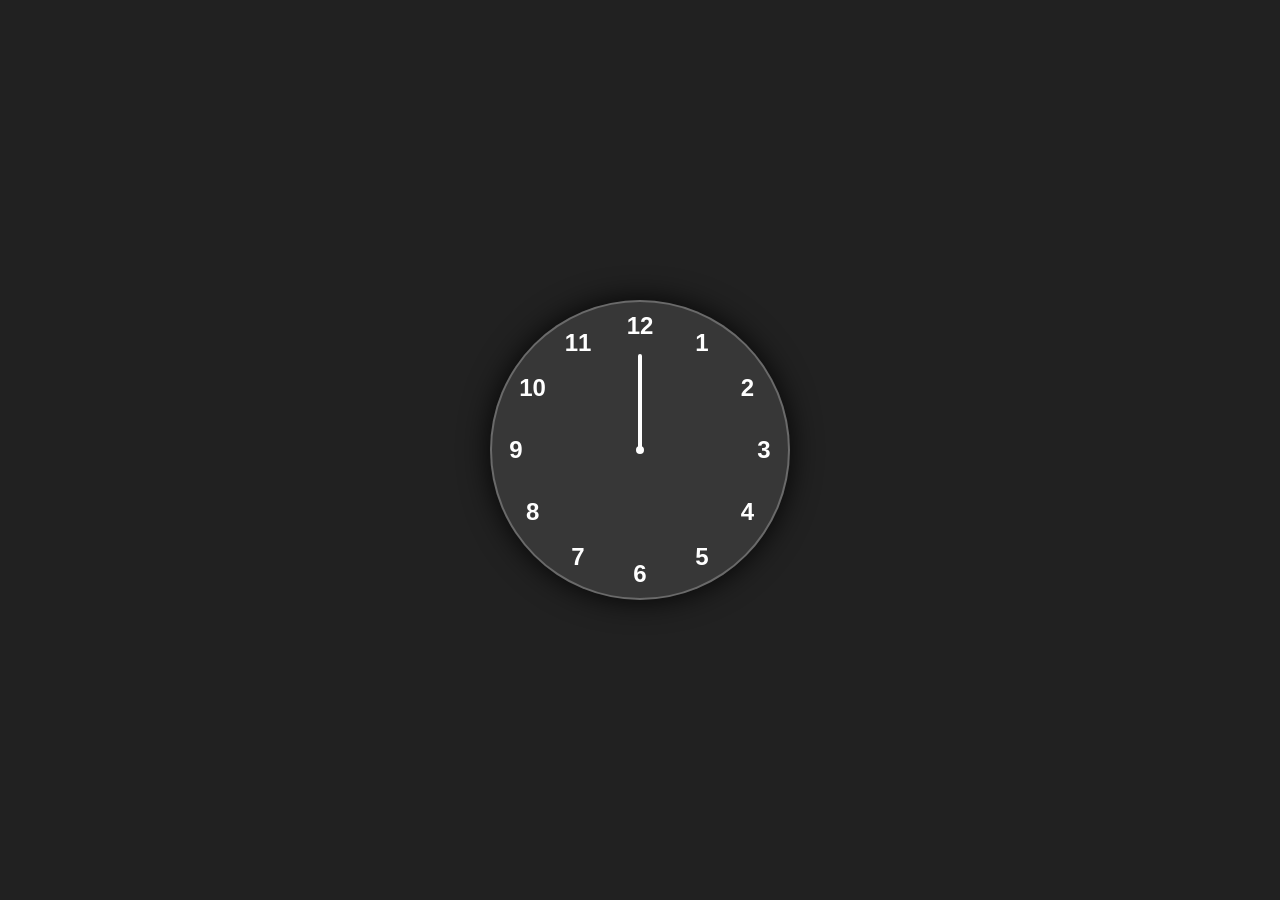
<file: frontend/analog-clock/index.html>
<!DOCTYPE html>
<html lang="en">
<head>
    <meta charset="UTF-8">
    <meta name="viewport" content="width=device-width, initial-scale=1.0">
    <link rel="stylesheet" href="style.css">
    <title>Analog Clock</title>
</head>
<body>
    <div class="container">
        <div class="clock">
            <div style="--clr:#ff3d58; --h:60px;" class="hand" id="hour"><i></i></div>
            <div style="--clr:#00a6ff; --h:75px;" class="hand" id="min"><i></i></div>
            <div style="--clr:#ffffff; --h:96px;" class="hand" id="sec"><i></i></div>

           <span style="--i:1;"> <b>1</b></span>
           <span style="--i:2;"> <b>2</b></span>
           <span style="--i:3;"> <b>3</b></span>
           <span style="--i:4;"> <b>4</b></span>
           <span style="--i:5;"> <b>5</b></span>
           <span style="--i:6;"> <b>6</b></span>
           <span style="--i:7;"> <b>7</b></span>
           <span style="--i:8;"> <b>8</b></span>
           <span style="--i:9;"> <b>9</b></span>
           <span style="--i:10;"> <b>10</b></span>
           <span style="--i:11;"> <b>11</b></span>
           <span style="--i:12;"> <b>12</b></span>
        </div>
    </div>

    <script src="script.js"></script>   
</body>
</html>
</file>
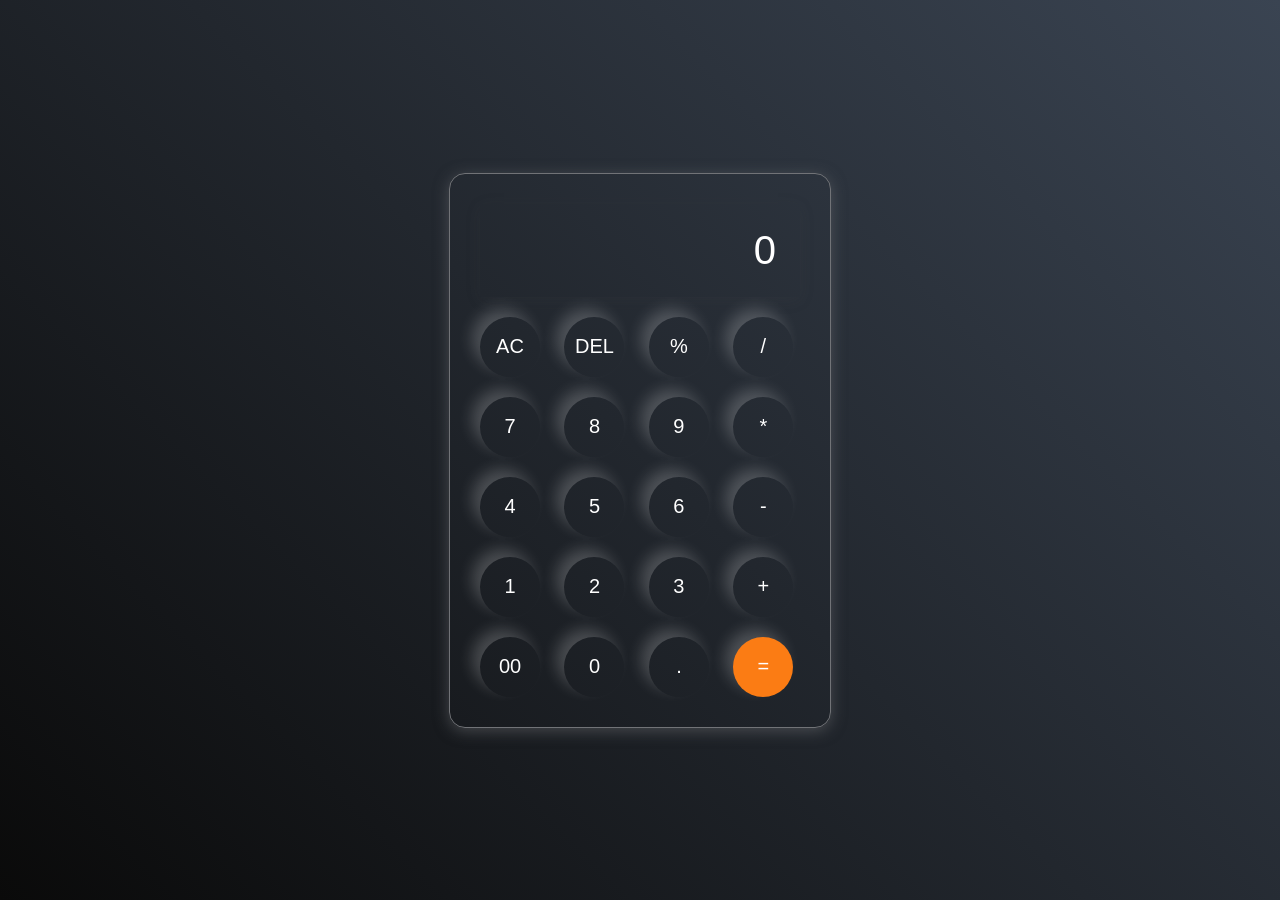
<file: frontend/calculator/index.html>
<!DOCTYPE html>
<html lang="en">
<head>
    <meta charset="UTF-8">
    <meta name="viewport" content="width=device-width, initial-scale=1.0">
    <link rel="stylesheet" href="style.css">
    <title>Calculator</title>
</head>
<body>
    <div class="calculator">

        <input type="text" placeholder="0" id="inputbox"/>
        <div>
            <button>AC</button>
            <button>DEL</button>
            <button>%</button>
            <button>/</button>
        </div>
        <div>
            <button>7</button>
            <button>8</button>
            <button>9</button>
            <button>*</button>
        </div>
        <div>
            <button>4</button>
            <button>5</button>
            <button>6</button>
            <button>-</button>
        </div>
        <div>
            <button>1</button>
            <button>2</button>
            <button>3</button>
            <button>+</button>
        </div>
        <div>
            <button>00</button>
            <button>0</button>
            <button>.</button>
            <button class="equalbtn">=</button>
        </div>
    </div>
    <script src="script.js"></script>
</body>
</html>
</file>
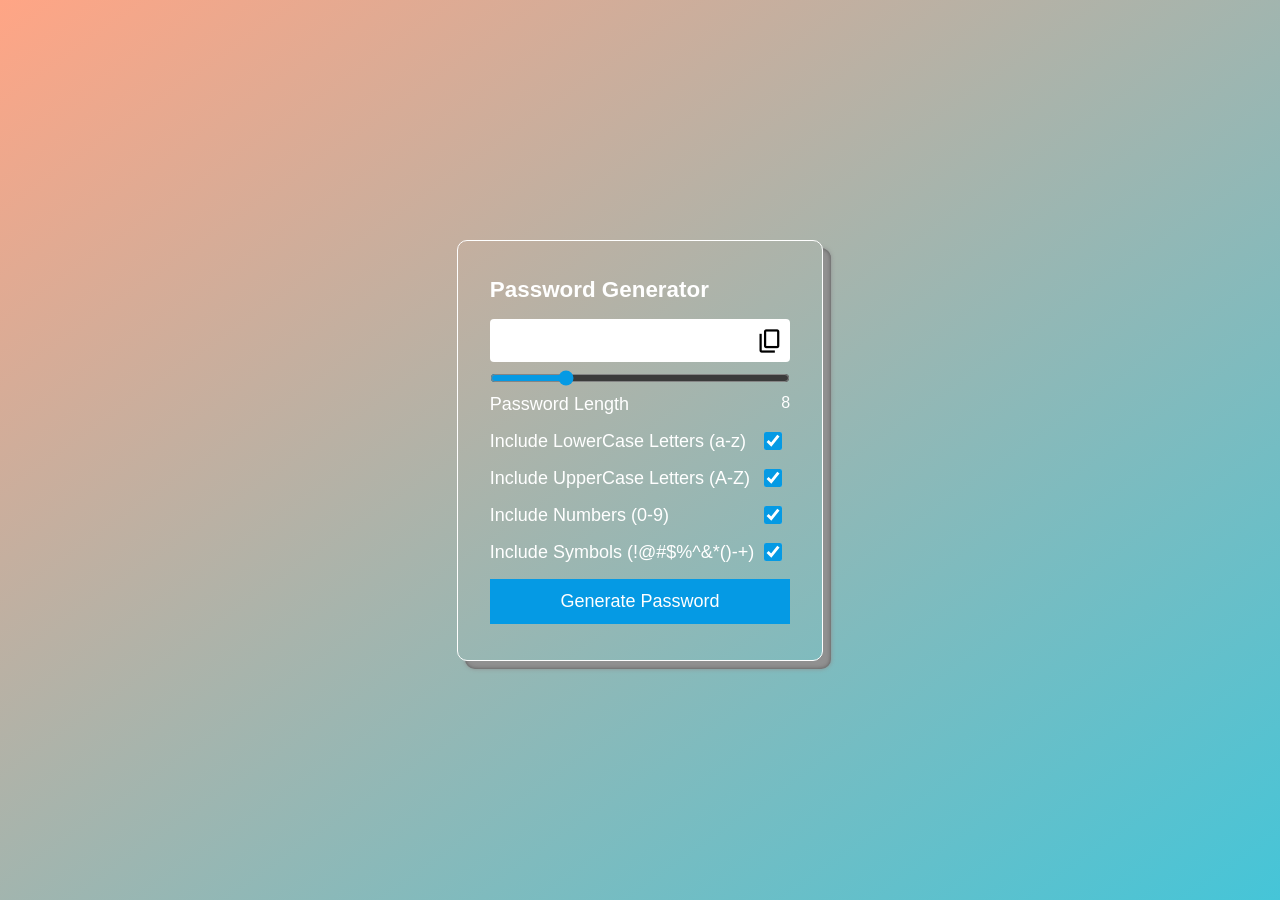
<file: frontend/password-generator/index.html>
<!DOCTYPE html>
<html lang="en">
<head>
    <meta charset="UTF-8">
    <meta name="viewport" content="width=device-width, initial-scale=1.0">
    <link rel="stylesheet" href="style.css">
    <link rel="stylesheet" href="https://fonts.googleapis.com/css2?family=Material+Symbols+Outlined:opsz,wght,FILL,GRAD@20..48,100..700,0..1,-50..200&icon_names=content_copy" />
    <title>Password Generator</title>
</head>
<body>

    <div class="container">
        <h1>Password Generator</h1>

        <div class="inputbox">
            <input type="text" class="passbox" id="passbox" disabled>
            <span class="material-symbols-outlined" id="copyIcon">
               content_copy
               </span>
        </div>
        <input type="range" id="inputSlider" min="1" max="30" value="8">

        <div class="row">
            <p>Password Length</p>
            <span id="sliderValue"></span>
        </div>

         <div class="row">
          <label for="lowercase">Include LowerCase Letters (a-z)</label>
          <input type="checkbox" id="lowercase" name="lowercase" checked>
         </div>
         <div class="row">
          <label for="uppercase">Include UpperCase Letters (A-Z)</label>
          <input type="checkbox" id="uppercase" name="uppercase" checked>
         </div>
         <div class="row">
          <label for="numbers">Include Numbers (0-9)</label>
          <input type="checkbox" id="numbers" name="numbers" checked>
         </div>
         <div class="row">
          <label for="symbols">Include Symbols (!@#$%^&*()-+)</label>
          <input type="checkbox" id="symbols" name="symbols" checked>
         </div>
        
         <button type="button" class="btn" id="btn">Generate Password</button>

    </div>
    
    <script src="script.js"></script>
</body>
</html>
</file>
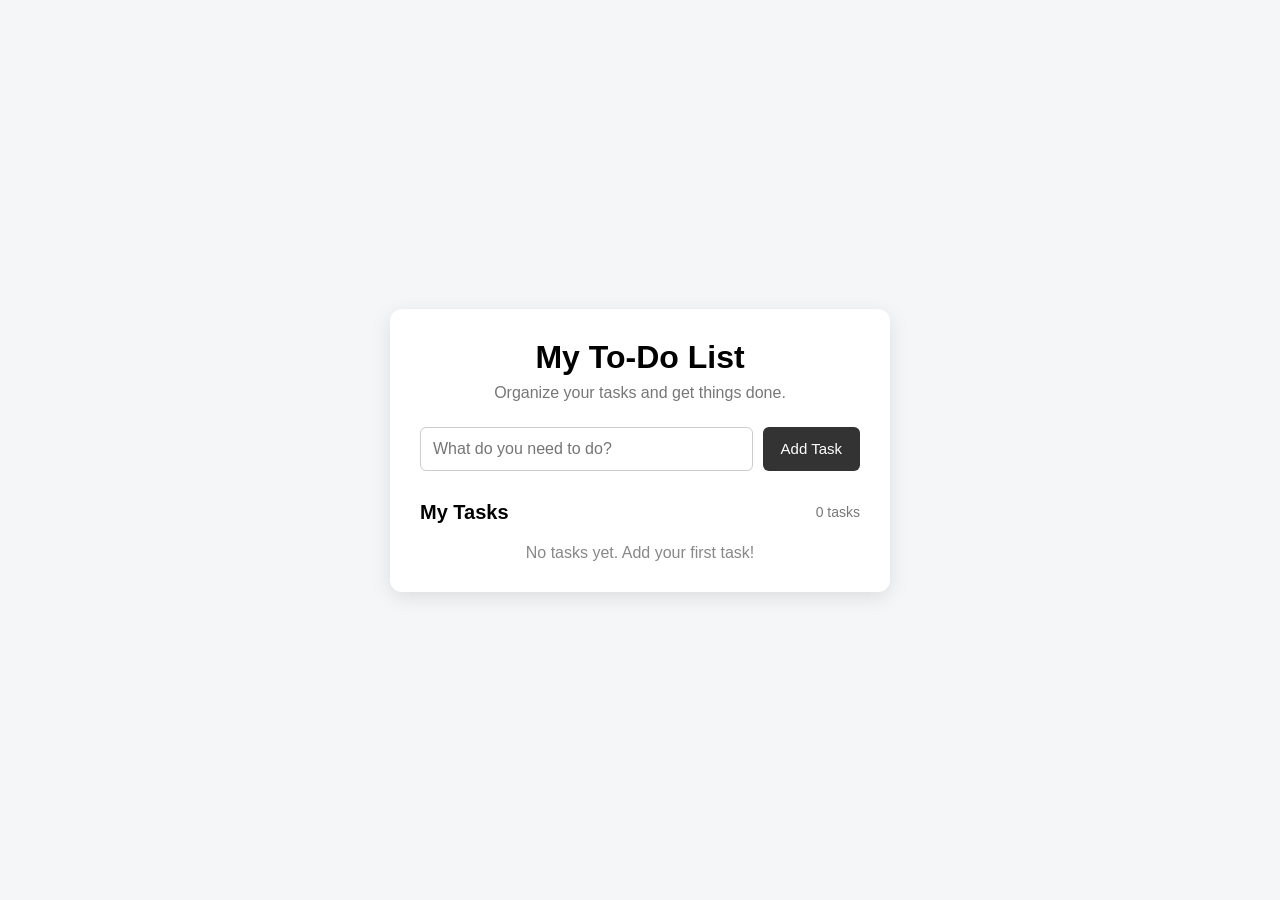
<file: frontend/to-do-list/index.html>
<!DOCTYPE html>
<html lang="en">

<head>
    <meta charset="UTF-8">
    <meta name="viewport" content="width=device-width, initial-scale=1.0">

    <title>My To-Do List</title>

    <link rel="stylesheet" href="style.css">
</head>

<body>

    <main class="todo-container">

        <header class="todo-header">
            <h1>My To-Do List</h1>
            <p>Organize your tasks and get things done.</p>
        </header>


        <section class="task-input-section">

            <input
                type="text"
                id="taskInput"
                placeholder="What do you need to do?"
                autocomplete="off"
            >

            <button id="addButton">
                Add Task
            </button>

        </section>


        <section class="task-section">

            <div class="task-section-header">
                <h2>My Tasks</h2>

                <span id="taskCount">
                    0 tasks
                </span>
            </div>


            <ul id="taskList">
                <!-- Tasks will be added here using JavaScript -->
            </ul>


            <p id="emptyMessage">
                No tasks yet. Add your first task!
            </p>

        </section>

    </main>


    <script src="script.js"></script>

</body>

</html>
</file>
<file: frontend/analog-clock/style.css>
*{
    margin: 0;
    padding: 0;
    box-sizing: border-box;
    font-family: 'Poppins', sans-serif;
    color: #ffffff;
}
body{
    display: flex;
    justify-content: center;
    align-items: center;
    height: 100vh;
    background: #212121;
}
.container{
    position: relative;
}

.clock{
    width: 300px;
    height: 300px;
    border-radius: 50%;
    background: rgba(255, 255, 255, 0.1);
    border: 2px solid rgba(255, 255, 255, 0.25);
    box-shadow: 0 0 30px rgba(0, 0, 0, 0.9);
    display: flex;
    justify-content: center;
    align-items: center;
}

.clock span{
    position: absolute;
    transform: rotate(calc(var(--i) * 30deg));
    inset:12px;
    text-align: center;
}

.clock span b{
    transform: rotate(calc(var(--i) * -30deg));
    display: block;
    font-size: 24px;
    font-weight: bold;
}
.clock::before{
    content: '';
    position: absolute;

    height:8px;
    width: 8px;
    border-radius: 50%;
    background: #ffffff;
    z-index: 2;
}

.hand{
    position: absolute;
   
    display: flex;
    justify-content: center;
    align-items: flex-end;
}


.hand i{
    position: absolute;
    background: var(--clr);
    width: 4px;
    height: var(--h);
    border-radius: 8px;
}
</file>
<file: frontend/calculator/style.css>
*{
    margin: 0;
    padding: 0;
    box-sizing: border-box;
    font-family: 'Poppins', sans-serif;
}
body{
    width: 100%;
    height: 100vh;
    display: flex;
    justify-content: center;
    align-items: center;
    background: linear-gradient(45deg, #0a0a0a, #3a4452);
}

.calculator{
    border: 1px solid #717377;
    padding: 20px;
    background:transparent;
    border-radius: 16px;
    box-shadow: 0px 3px 15px rgba(113,115,119,0.5);
}

input{
    width: 320px;
    border:none;
    padding:24px;
    margin: 10px;
    background:transparent;
    box-shadow: 0px 3px 15px rgba(85,85,85,0.1);
    font-size: 40px;
    text-align: right;
    cursor: pointer;
    color: #ffffff
}
input::placeholder{
    color: #ffffff;
}

button{
    border: none;
    width: 60px;
    height: 60px;
    margin : 10px;
    border-radius: 50%;
    background: transparent;
    color: #ffffff;
    font-size: 20px;
    box-shadow: -8px -8px 15px rgba(255, 255, 255, 0.2);
    cursor: pointer;
}

.equalbtn{
    background-color: #fb7c14;
}
</file>
<file: frontend/password-generator/style.css>
*{
    margin:0;
    padding:0;
    box-sizing: border-box;
    font-family: sans-serif;
}

body{
    max-width: 100vw;
    min-height: 100vh;
    display: flex;
    justify-content: center;
    align-items: center;
    background: linear-gradient(to right bottom ,#ffa585, #45c5d8);
    color: #ffffff;
    font-weight: 500;
}

.container{
    border: 0.5px solid #ffffff;
    border-radius: 10px;
    padding: 28px 32px;
    display: flex;
    flex-direction: column;
    box-shadow: 8px 8px 4px #909090,8px 8px 0px #575757;
}

.container h1{
    font-size: 1.4rem;
    margin-block: 8px;
}

.inputbox{
    position: relative;
}
.inputbox span{
    position: absolute;
    right: 6px;
    top: 16px;
    color: #000000;
    font-size: 28px;
    cursor: pointer;
    z-index: 2;
}
.passbox{
    background-color: #ffffff;
    border: none;
    outline: none;
    padding: 10px;
    width: 300px;
    border-radius: 4px;
    font-size: 20px;
    margin-block: 8px;
    text-overflow: ellipsis;
}
#inputSlider{

    accent-color: #059ae4;
}
.row{
    display: flex;
    margin-block: 8px;
    /* flex-direction: column; */
}
.row p, .row label{
    flex-basis: 100%;
    font-size: 18px;
}
.row input[type="checkbox"]{
    accent-color: #059ae4;
    margin-inline: 8px;
    width: 20px;
    height: 20px;
}

.btn{
    border: none;
    outline: none;
    background-color: #059ae4;
    padding: 12px 24px;
    color: #ffffff;
    font-size: 18px;
    margin-block: 8px;
}
.btn:hover{
    background-color: #0a7abf;
    cursor: pointer;
}
</file>
<file: frontend/to-do-list/style.css>
* {
    margin: 0;
    padding: 0;
    box-sizing: border-box;
}

body {
    font-family: Arial, sans-serif;
    background-color: #f4f6f8;

    min-height: 100vh;

    display: flex;
    justify-content: center;
    align-items: center;

    padding: 20px;
}

.todo-container {
    width: 100%;
    max-width: 500px;

    background-color: white;

    padding: 30px;

    border-radius: 12px;

    box-shadow: 0 5px 20px rgba(0, 0, 0, 0.1);
}


/* Header */

.todo-header {
    text-align: center;
    margin-bottom: 25px;
}

.todo-header h1 {
    font-size: 32px;
    margin-bottom: 8px;
}

.todo-header p {
    color: #777;
}


/* Input section */

.task-input-section {
    display: flex;
    gap: 10px;
}

#taskInput {
    flex: 1;

    padding: 12px;

    font-size: 16px;

    border: 1px solid #ccc;
    border-radius: 6px;

    outline: none;
}

#taskInput:focus {
    border-color: #555;
}

#addButton {
    padding: 12px 18px;

    border: none;
    border-radius: 6px;

    background-color: #333;
    color: white;

    font-size: 15px;

    cursor: pointer;
}

#addButton:hover {
    background-color: #555;
}


/* Task section */

.task-section {
    margin-top: 30px;
}

.task-section-header {
    display: flex;
    justify-content: space-between;
    align-items: center;

    margin-bottom: 15px;
}

.task-section-header h2 {
    font-size: 20px;
}

#taskCount {
    color: #777;
    font-size: 14px;
}


/* Task list */

#taskList {
    list-style: none;
}

.task {
    display: flex;
    justify-content: space-between;
    align-items: center;

    padding: 12px;

    margin-bottom: 10px;

    background-color: #f4f4f4;

    border-radius: 6px;
}

.task span {
    font-size: 16px;
}

.deleteButton {
    border: none;

    padding: 7px 12px;

    border-radius: 5px;

    background-color: #d9534f;
    color: white;

    cursor: pointer;
}

.deleteButton:hover {
    background-color: #c9302c;
}


/* Empty message */

#emptyMessage {
    text-align: center;

    color: #888;

    margin-top: 20px;
}
</file>
